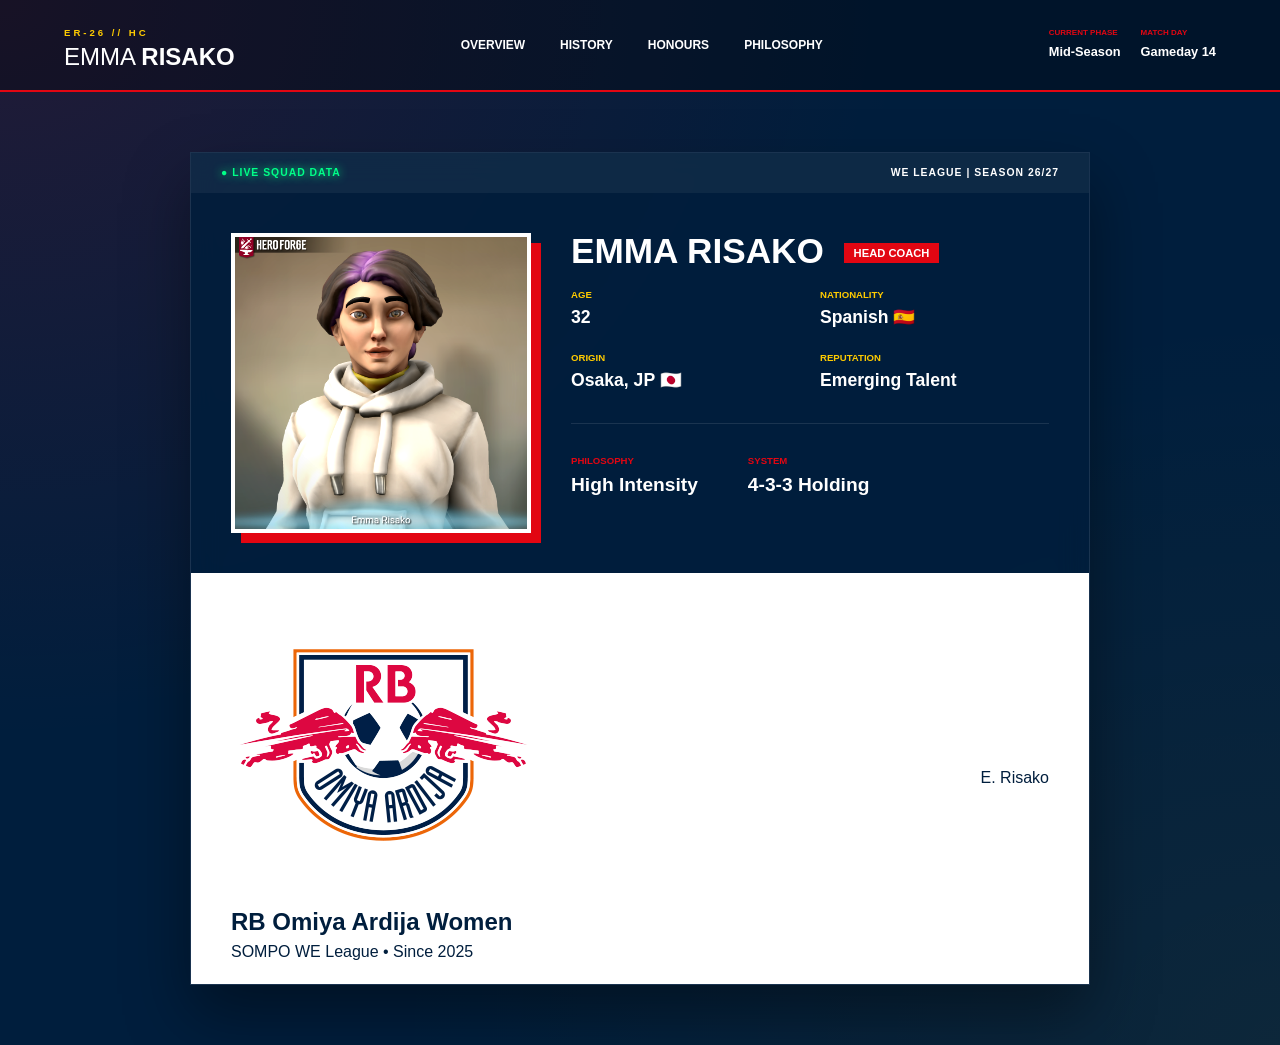
<file: index.html>
<!DOCTYPE html>
<html lang="en">
<head>
    <meta charset="UTF-8">
    <meta name="viewport" content="width=device-width, initial-scale=1.0">
    <title>Document</title>
    <link rel="stylesheet" href="style.css">
     <link rel="stylesheet" href="https://cdnjs.cloudflare.com/ajax/libs/font-awesome/6.5.0/css/all.min.css">
</head>
<body>
<header class="site-header">
    <div class="header-inner">
        <div class="header-branding">
            <span class="system-id">ER-26 // HC</span>
            <h1 class="page-title">Emma <span class="surname">Risako</span></h1>
        </div>

       <nav class="main-nav">
    <a href="index.html" class="nav-item">Overview</a>
    <a href="career-by-year.html" class="nav-item">History</a>
    <a href="trophies.html" class="nav-item">Honours</a>
    <a href="philosophy.html" class="nav-item">Philosophy</a> 
</nav>

        <div class="header-status">
            <div class="status-box">
                <span class="label">CURRENT PHASE</span>
                <span class="value">Mid-Season</span>
            </div>
            <div class="status-box">
                <span class="label">MATCH DAY</span>
                <span class="value">Gameday 14</span>
            </div>
        </div>
    </div>
</header>

<section class="homepage-container">
    <div class="pitch-overlay"></div>

    <div class="manager-card">
        <header class="card-header">
            <div class="status-indicator"><a href="RBOmiyaArdija25-26.html">● LIVE SQUAD DATA</a></div>
            <div class="timestamp">WE LEAGUE | SEASON 26/27</div>
        </header>

        <div class="main-layout">
            <div class="photo-container">
                <img src="images/Emma Risako screenshot.png" alt="Emma Risako" class="manager-photo">
                <div class="photo-glitch"></div>
            </div>

            <div class="manager-identity">
                <h1 class="manager-name">Emma Risako <span class="role-tag">HEAD COACH</span></h1>
                
                <div class="bio-grid">
                    <div class="bio-item"><label>AGE</label> <span>32</span></div>
                    <div class="bio-item"><label>NATIONALITY</label> <span>Spanish 🇪🇸</span></div>
                    <div class="bio-item"><label>ORIGIN</label> <span>Osaka, JP 🇯🇵</span></div>
                    <div class="bio-item"><label>REPUTATION</label> <span>Emerging Talent</span></div>
                </div>

                <hr class="divider">

                <div class="tactical-specs">
                    <div class="spec">
                        <span class="spec-label">PHILOSOPHY</span>
                        <span class="spec-value">High Intensity</span>
                    </div>
                    <div class="spec">
                        <span class="spec-label">SYSTEM</span>
                        <span class="spec-value">4-3-3 Holding</span>
                    </div>
                </div>
            </div>
        </div>

        <footer class="current-club">
            <div class="club-branding">
                <img src="images/03_ardija.png" alt="RB Omiya Logo" class="club-logo">
                <div class="club-details">
                    <h2 class="club-title">RB Omiya Ardija Women</h2>
                    <p class="league-info">SOMPO WE League • <span class="tenure">Since 2025</span></p>
                </div>
            </div>
            <div class="manager-signature">E. Risako</div>
        </footer>
    </div>
</section>

</body>
</html>
</file>
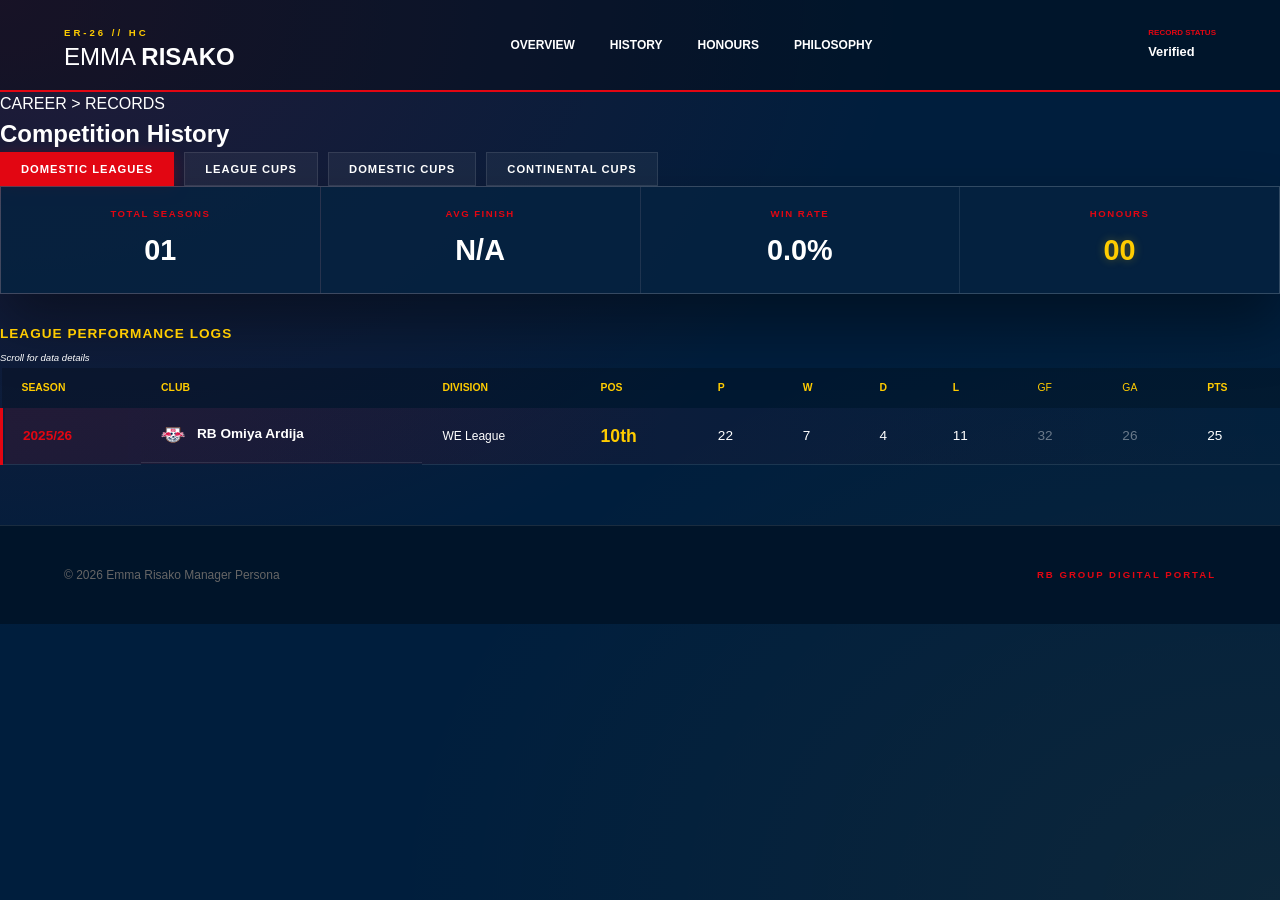
<file: career-by-competition.html>
<!DOCTYPE html>
<html lang="en">
<head>
    <meta charset="UTF-8">
    <meta name="viewport" content="width=device-width, initial-scale=1.0">
    <title>Competition History | Emma Risako</title>
    <link rel="stylesheet" href="style.css">
</head>
<body class="history-page">

    <header class="site-header">
        <div class="header-inner">
            <div class="header-branding">
                <span class="system-id">ER-26 // HC</span>
                <h1 class="page-title">Emma <span class="surname">Risako</span></h1>
            </div>

           <nav class="main-nav">
    <a href="index.html" class="nav-item">Overview</a>
    <a href="career-by-year.html" class="nav-item">History</a>
    <a href="trophies.html" class="nav-item">Honours</a>
    <a href="philosophy.html" class="nav-item">Philosophy</a> 
</nav>

            <div class="header-status">
                <div class="status-box">
                    <span class="label">RECORD STATUS</span>
                    <span class="value">Verified</span>
                </div>
            </div>
        </div>
    </header>

    <main class="history-container">
        <header class="page-context">
            <div class="context-title">
                <span class="breadcrumb">CAREER > RECORDS</span>
                <h2 class="section-title">Competition History</h2>
            </div>
            
            <nav class="competition-nav">
                <button class="comp-button active">Domestic Leagues</button>
                <button class="comp-button"><a href="leaguecups.html">League Cups</a></button>
                <button class="comp-button"><a href="womenscup.html">Domestic Cups</a></button>
                <button class="comp-button"><a href="continentalcups.html">Continental Cups</a></button>
            </nav>
        </header>

        <section class="stat-ribbon">
            <div class="ribbon-item">
                <label>TOTAL SEASONS</label>
                <span>01</span>
            </div>
            <div class="ribbon-item">
                <label>AVG FINISH</label>
                <span>N/A</span>
            </div>
            <div class="ribbon-item">
                <label>WIN RATE</label>
                <span>0.0%</span>
            </div>
            <div class="ribbon-item">
                <label>HONOURS</label>
                <span class="accent-text">00</span>
            </div>
        </section>

        <section class="table-card">
            <div class="table-header-alt">
                <h3>League Performance Logs</h3>
                <div class="table-controls">
                    <span class="table-hint">Scroll for data details</span>
                </div>
            </div>

            <div class="table-wrapper">
                <table class="manager-table" id="comp-history-table">
                    <thead>
                        <tr>
                            <th class="sticky-col">Season</th>
                            <th>Club</th>
                            <th>Division</th>
                            <th>Pos</th>
                            <th>P</th>
                            <th>W</th>
                            <th>D</th>
                            <th>L</th>
                            <th class="data-heavy">GF</th>
                            <th class="data-heavy">GA</th>
                            <th class="pts-column">Pts</th>
                        </tr>
                    </thead>
                    <tbody>
                        <tr class="current-row">
                            <td class="sticky-col year-cell">2025/26</td>
                            <td class="club-cell">
                                <img src="images/03_ardija.png" class="club-icon-small" alt="Omiya">
                                <span class="club-name">RB Omiya Ardija</span>
                            </td>
                            <td class="division-cell">WE League</td>
                            <td class="rank-cell">10th</td>
                            <td>22</td>
                            <td>7</td>
                            <td>4</td>
                            <td>11</td>
                            <td class="data-heavy">32</td>
                            <td class="data-heavy">26</td>
                            <td class="pts-total">25</td>
                        </tr>
                        </tbody>
                </table>
            </div>
        </section>
    </main>

    <footer class="site-footer">
        <div class="footer-content">
            <p>&copy; 2026 Emma Risako Manager Persona</p>
            <div class="footer-tag">RB GROUP DIGITAL PORTAL</div>
        </div>
    </footer>

</body>
</html>
</file>
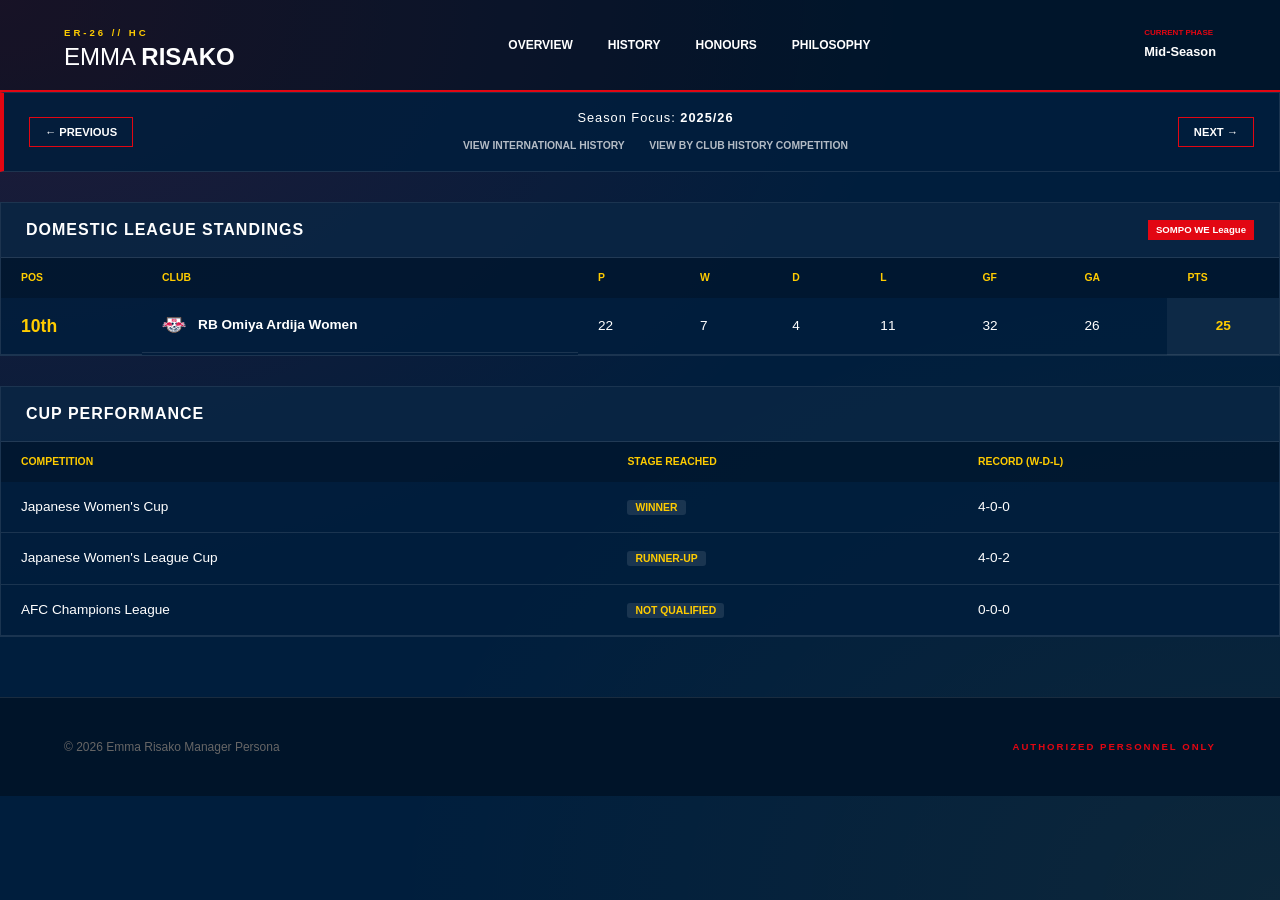
<file: career-by-year.html>
<!DOCTYPE html>
<html lang="en">
<head>
    <meta charset="UTF-8">
    <meta name="viewport" content="width=device-width, initial-scale=1.0">
    <title>Career by Year | Emma Risako</title>
    <link rel="stylesheet" href="style.css">
</head>
<body class="history-page">

    <header class="site-header">
        <div class="header-inner">
            <div class="header-branding">
                <span class="system-id">ER-26 // HC</span>
                <h1 class="page-title">Emma <span class="surname">Risako</span></h1>
            </div>

            <nav class="main-nav">
    <a href="index.html" class="nav-item">Overview</a>
    <a href="career-by-year.html" class="nav-item">History</a>
    <a href="trophies.html" class="nav-item">Honours</a>
    <a href="philosophy.html" class="nav-item">Philosophy</a> 
</nav>

            <div class="header-status">
                <div class="status-box">
                    <span class="label">CURRENT PHASE</span>
                    <span class="value">Mid-Season</span>
                </div>
            </div>
        </div>
    </header>

    <main class="history-container">
        
        <nav class="season-navigation">
            <div class="nav-controls">
                <button class="nav-btn prev">← Previous</button>
                
                <div class="view-selector">
                    <span class="current-view">Season Focus: <strong>2025/26</strong></span>
                    <div class="view-dropdown">
                        <a href="career-international.html">View International History</a>
                        <a href="career-by-competition.html">View by Club History Competition</a>
                    </div>
                </div>

                <button class="nav-btn next">Next →</button>
            </div>
        </nav>

        <article class="season-focus-card">
            
            <header class="card-header-alt">
                <h2>Domestic League Standings</h2>
                <span class="league-tag">SOMPO WE League</span>
            </header>

            <div class="table-wrapper">
                <table class="manager-table">
                    <thead>
                        <tr>
                            <th>Pos</th>
                            <th>Club</th>
                            <th>P</th>
                            <th>W</th>
                            <th>D</th>
                            <th>L</th>
                            <th>GF</th>
                            <th>GA</th>
                            <th>Pts</th>
                        </tr>
                    </thead>
                    <tbody>
                        <tr>
                            <td class="rank-cell">10th</td>
                            <td class="club-cell">
                                <img src="images/03_ardija.png" alt="RB Omiya Logo" class="club-icon-small">
                                <span><a href="RBOmiyaArdija25-26.html">RB Omiya Ardija Women</a></span>
                            </td>
                            <td>22</td>
                            <td>7</td>
                            <td>4</td>
                            <td>11</td>
                            <td>32</td>
                            <td>26</td>
                            <td class="pts-highlight">25</td>
                        </tr>
                    </tbody>
                </table>
            </div>
        </article>

        <div class="career-grid-secondary">
            <section class="cup-results-card">
                <header class="card-header-alt">
                    <h2>Cup Performance</h2>
                </header>
                
                <table class="manager-table-simple">
                    <thead>
                        <tr>
                            <th>Competition</th>
                            <th>Stage Reached</th>
                            <th>Record (W-D-L)</th>
                        </tr>
                    </thead>
                    <tbody>
                        <tr>
                            <td>Japanese Women's Cup</td>
                            <td><span class="status-pill">Winner</span></td>
                            <td>4-0-0</td>
                        </tr>
                        <tr>
                            <td>Japanese Women's League Cup</td>
                            <td><span class="status-pill">Runner-Up</span></td>
                            <td>4-0-2</td>
                        </tr>
                        <tr>
                            <td>AFC Champions League</td>
                            <td><span class="status-pill">Not Qualified</span></td>
                            <td>0-0-0</td>
                        </tr>
                    </tbody>
                </table>
            </section>
        </div>

    </main>

    <footer class="site-footer">
        <div class="footer-content">
            <p>&copy; 2026 Emma Risako Manager Persona</p>
            <div class="footer-tag">AUTHORIZED PERSONNEL ONLY</div>
        </div>
    </footer>

</body>
</html>
</file>
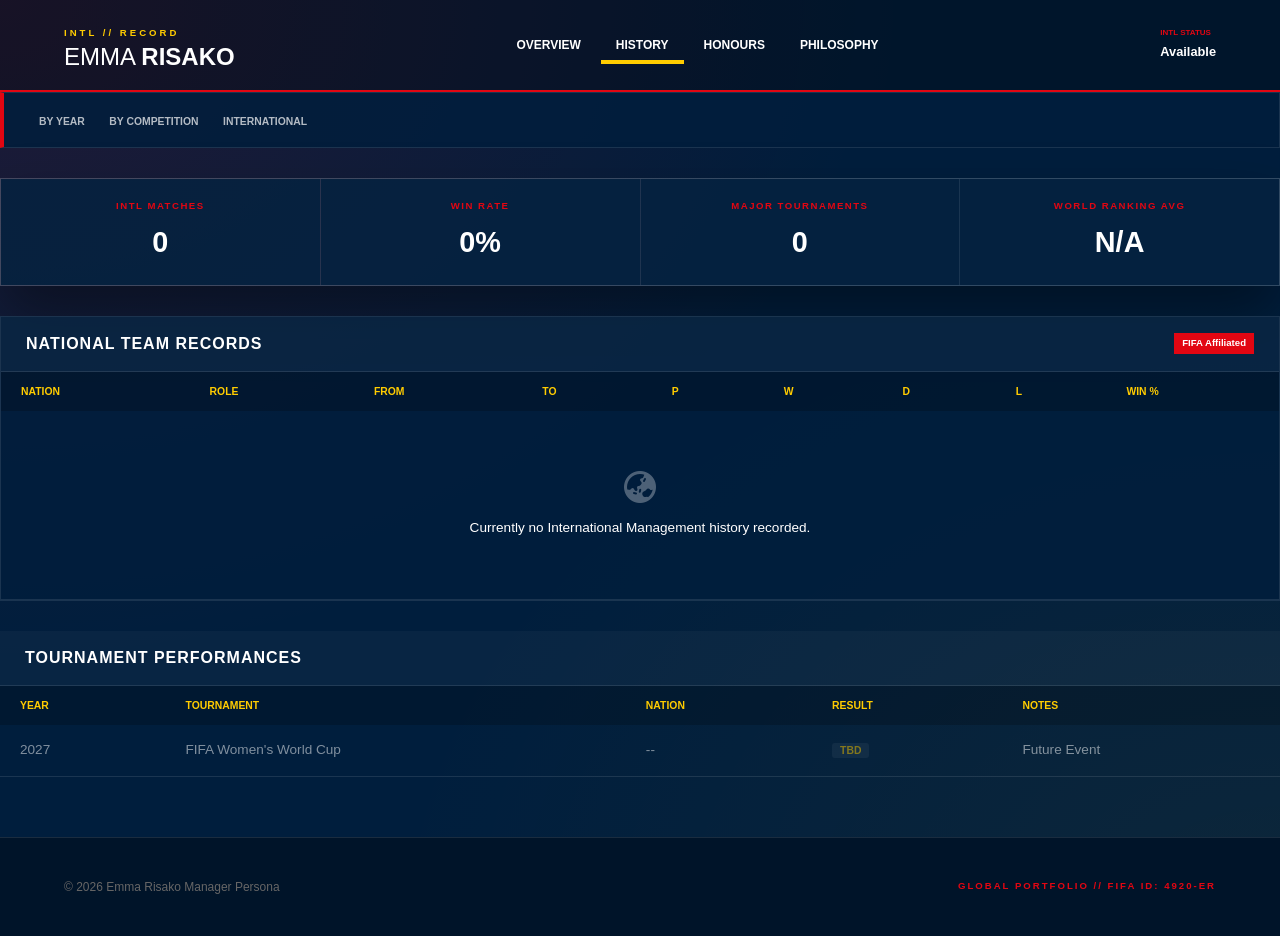
<file: career-international.html>
<!DOCTYPE html>
<html lang="en">
<head>
    <meta charset="UTF-8">
    <meta name="viewport" content="width=device-width, initial-scale=1.0">
    <title>International History | Emma Risako</title>
    <link rel="stylesheet" href="style.css">
    <link rel="stylesheet" href="https://cdnjs.cloudflare.com/ajax/libs/font-awesome/6.5.0/css/all.min.css">
</head>
<body class="history-page">

    <header class="site-header">
        <div class="header-inner">
            <div class="header-branding">
                <span class="system-id">INTL // RECORD</span>
                <h1 class="page-title">Emma <span class="surname">Risako</span></h1>
            </div>

            <nav class="main-nav">
                <a href="index.html" class="nav-item">Overview</a>
                <a href="career-by-year.html" class="nav-item active">History</a>
                <a href="trophies.html" class="nav-item">Honours</a>
                <a href="philosophy.html" class="nav-item">Philosophy</a>
            </nav>

            <div class="header-status">
                <div class="status-box">
                    <span class="label">INTL STATUS</span>
                    <span class="value">Available</span>
                </div>
            </div>
        </div>
    </header>

    <main class="history-container">
        
        <nav class="season-navigation">
            <div class="nav-controls">
                <div class="view-selector">
                    <div class="view-dropdown">
                        <a href="career-by-year.html">By Year</a>
                        <a href="career-by-competition.html">By Competition</a>
                        <a href="career-international.html" style="color: var(--rb-yellow); border-bottom: 1px solid var(--rb-yellow);">International</a>
                    </div>
                </div>
            </div>
        </nav>

        <section class="stat-ribbon">
            <div class="ribbon-item">
                <label>INTL MATCHES</label>
                <span>0</span>
            </div>
            <div class="ribbon-item">
                <label>WIN RATE</label>
                <span>0%</span>
            </div>
            <div class="ribbon-item">
                <label>MAJOR TOURNAMENTS</label>
                <span>0</span>
            </div>
            <div class="ribbon-item">
                <label>WORLD RANKING AVG</label>
                <span>N/A</span>
            </div>
        </section>

        <article class="season-focus-card">
            <header class="card-header-alt">
                <h2>National Team Records</h2>
                <span class="league-tag">FIFA Affiliated</span>
            </header>

            <div class="table-wrapper">
                <table class="manager-table">
                    <thead>
                        <tr>
                            <th>Nation</th>
                            <th>Role</th>
                            <th>From</th>
                            <th>To</th>
                            <th>P</th>
                            <th>W</th>
                            <th>D</th>
                            <th>L</th>
                            <th>Win %</th>
                        </tr>
                    </thead>
                    <tbody>
                        <tr>
                            <td colspan="9" style="text-align: center; padding: 60px; color: var(--text-muted);">
                                <i class="fas fa-globe-asia" style="font-size: 2rem; margin-bottom: 15px; display: block; opacity: 0.3;"></i>
                                Currently no International Management history recorded.
                            </td>
                        </tr>
                    </tbody>
                </table>
            </div>
        </article>

        <section class="table-card">
            <div class="card-header-alt">
                <h2>Tournament Performances</h2>
            </div>
            <div class="table-wrapper">
                <table class="manager-table-simple">
                    <thead>
                        <tr>
                            <th>Year</th>
                            <th>Tournament</th>
                            <th>Nation</th>
                            <th>Result</th>
                            <th>Notes</th>
                        </tr>
                    </thead>
                    <tbody>
                        <tr style="opacity: 0.5;">
                            <td>2027</td>
                            <td>FIFA Women's World Cup</td>
                            <td>--</td>
                            <td><span class="status-pill">TBD</span></td>
                            <td>Future Event</td>
                        </tr>
                    </tbody>
                </table>
            </div>
        </section>

    </main>

    <footer class="site-footer">
        <div class="footer-content">
            <p>&copy; 2026 Emma Risako Manager Persona</p>
            <div class="footer-tag">GLOBAL PORTFOLIO // FIFA ID: 4920-ER</div>
        </div>
    </footer>

</body>
</html>
</file>
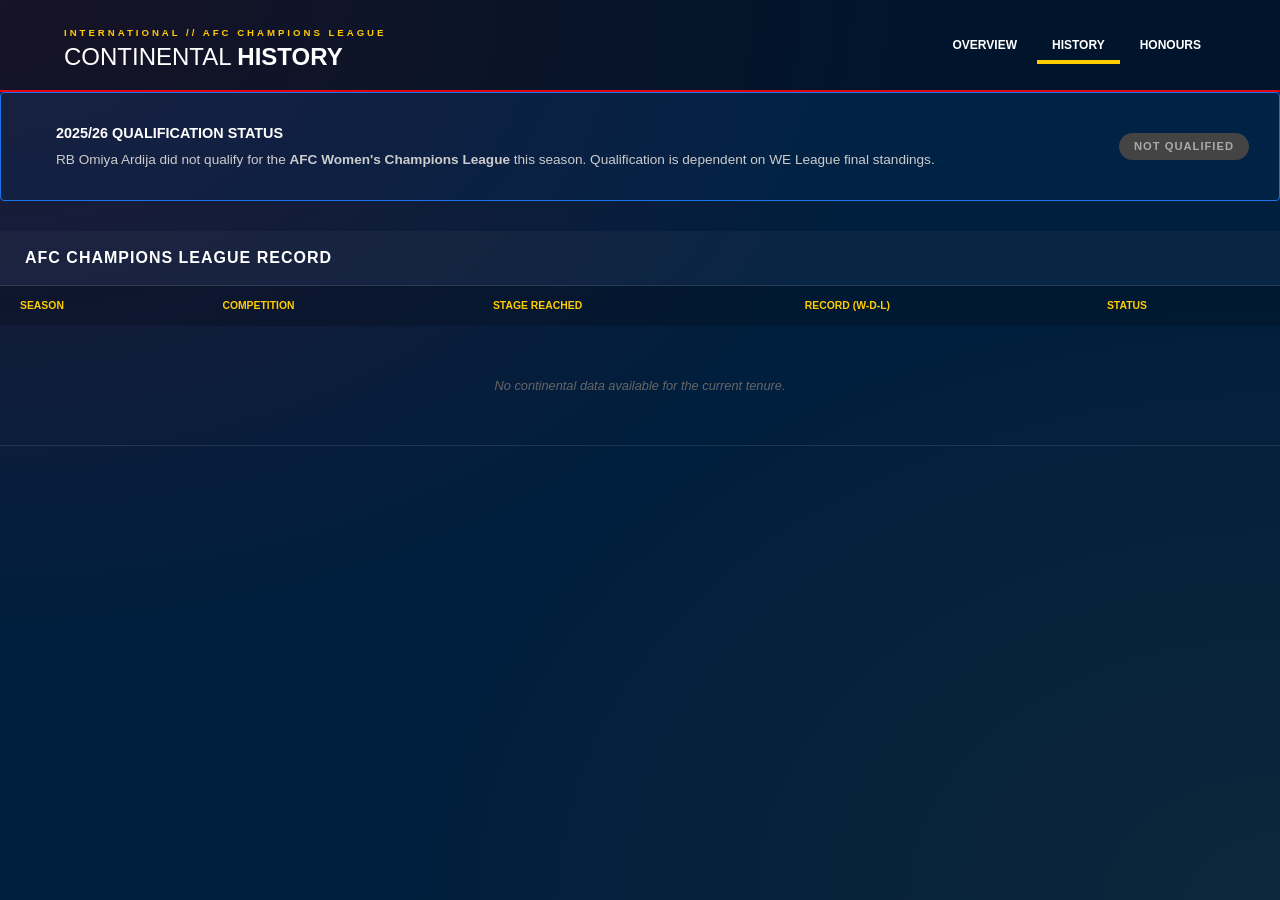
<file: continentalcups.html>
<!DOCTYPE html>
<html lang="en">
<head>
    <meta charset="UTF-8">
    <meta name="viewport" content="width=device-width, initial-scale=1.0">
    <title>Continental History | Emma Risako</title>
    <link rel="stylesheet" href="style.css">
</head>
<body class="history-page continental">

    <header class="site-header">
        <div class="header-inner">
            <div class="header-branding">
                <span class="system-id">INTERNATIONAL // AFC CHAMPIONS LEAGUE</span>
                <h1 class="page-title">Continental <span class="surname">History</span></h1>
            </div>
            <nav class="main-nav">
                <a href="index.html" class="nav-item">Overview</a>
                <a href="career-by-year.html" class="nav-item active">History</a>
                <a href="trophies.html" class="nav-item">Honours</a>
            </nav>
        </div>
    </header>

    <main class="history-container">
        
        <section class="status-banner info-card">
            <div class="status-content">
                <div class="status-icon">
                    <i class="fas fa-globe-asia"></i>
                </div>
                <div class="status-text">
                    <h3>2025/26 Qualification Status</h3>
                    <p>RB Omiya Ardija did not qualify for the <strong>AFC Women's Champions League</strong> this season. Qualification is dependent on WE League final standings.</p>
                </div>
                <div class="status-badge">NOT QUALIFIED</div>
            </div>
        </section>

        <section class="table-card">
            <div class="card-header-alt">
                <h2>AFC Champions League Record</h2>
            </div>
            <div class="table-wrapper">
                <table class="manager-table">
                    <thead>
                        <tr>
                            <th>Season</th>
                            <th>Competition</th>
                            <th>Stage Reached</th>
                            <th>Record (W-D-L)</th>
                            <th>Status</th>
                        </tr>
                    </thead>
                    <tbody>
                        <tr class="empty-row">
                            <td colspan="5">No continental data available for the current tenure.</td>
                        </tr>
                    </tbody>
                </table>
            </div>
        </section>

    </main>
</body>
</html>
</file>
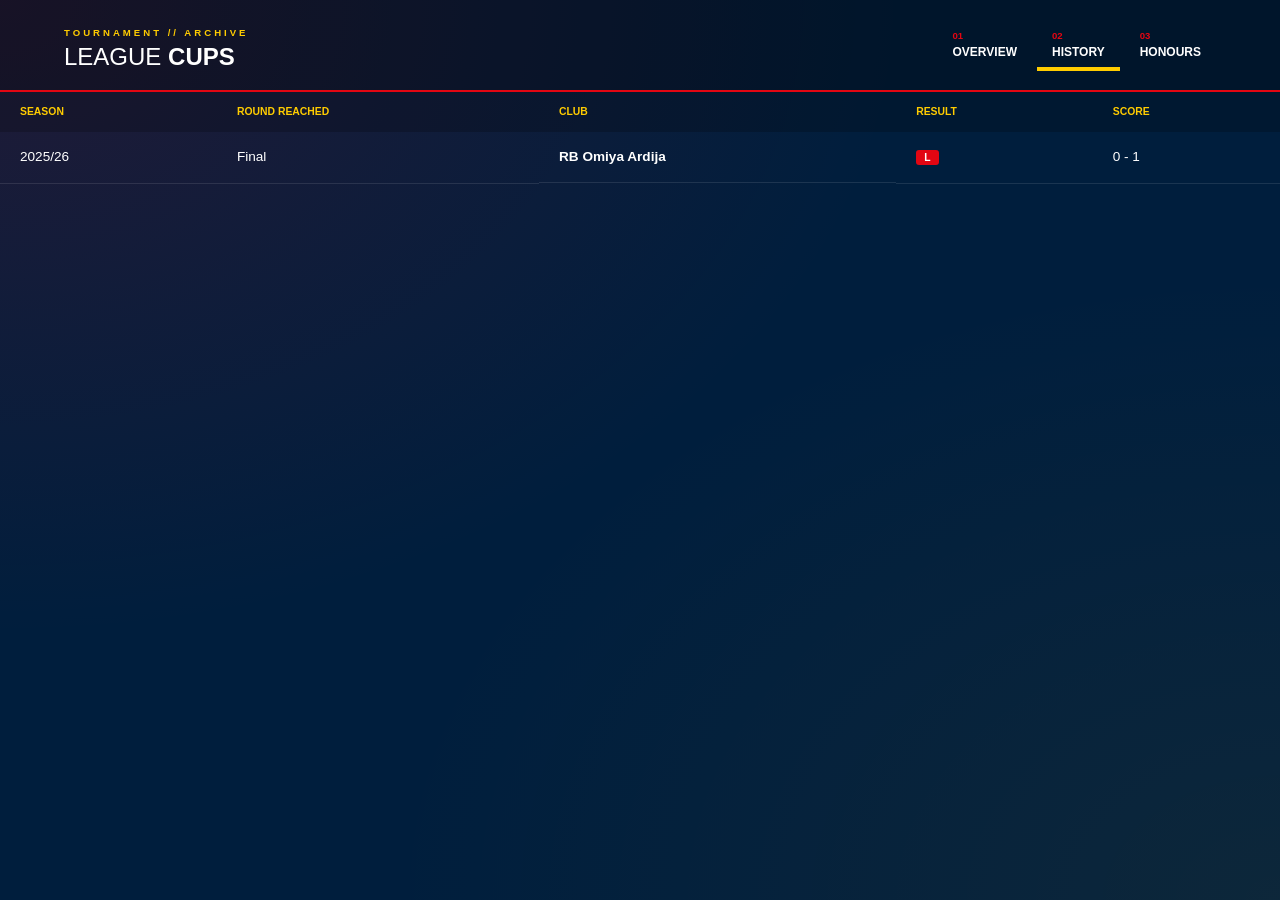
<file: leaguecups.html>
<!DOCTYPE html>
<html lang="en">
<head>
    <meta charset="UTF-8">
    <meta name="viewport" content="width=device-width, initial-scale=1.0">
    <title>Cup History | Emma Risako</title>
    <link rel="stylesheet" href="style.css">
    <link rel="stylesheet" href="https://cdnjs.cloudflare.com/ajax/libs/font-awesome/6.5.0/css/all.min.css">
</head>
<body class="history-page">

    <header class="site-header">
        <div class="header-inner">
            <div class="header-branding">
                <span class="system-id">TOURNAMENT // ARCHIVE</span>
                <h1 class="page-title">League <span class="surname">Cups</span></h1>
            </div>
            <nav class="main-nav">
                <a href="index.html" class="nav-item"><span class="nav-num">01</span>Overview</a>
                <a href="career-by-year.html" class="nav-item active"><span class="nav-num">02</span>History</a>
                <a href="trophies.html" class="nav-item"><span class="nav-num">03</span>Honours</a>
            </nav>
        </div>
    </header>

    <main class="history-container">

        <section class="table-card">
        <div class="table-wrapper">
            <table class="manager-table">
                <thead>
                    <tr>
                        <th>Season</th>
                        <th>Round reached</th>
                        <th>Club</th>
                        <th>Result</th>
                        <th>Score</th>
                    </tr>
                </thead>
                <tbody>
                    <tr class="winner-row">
                        <td>2025/26</td>
                        <td class="bold-cell">Final</td>
                        <td class="club-cell">RB Omiya Ardija</td>
                        <td><span class="status-pill loss">L</span></td>
                        <td class="score-cell">0 - 1</td>
                    </tr>
                </tbody>
            </table>
        </div>
    </section>
    </main>
</body>
</html>
</file>
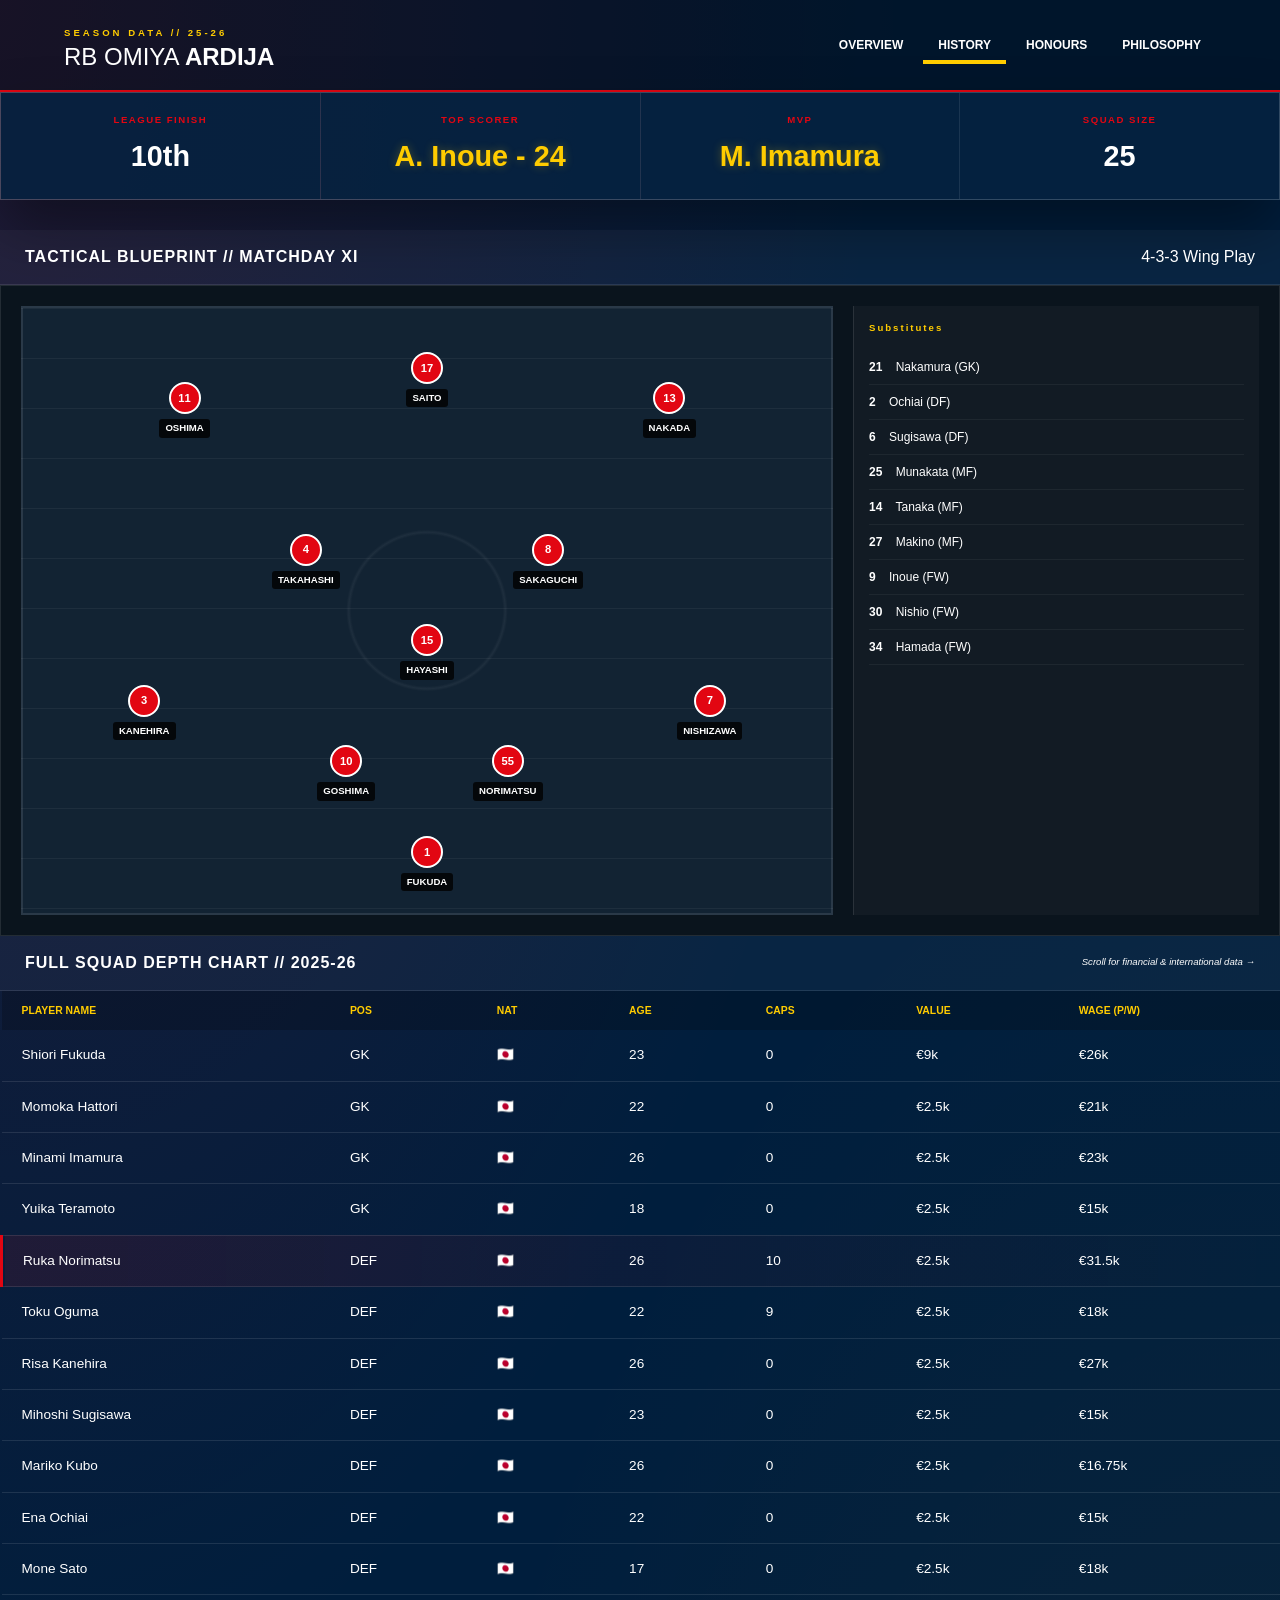
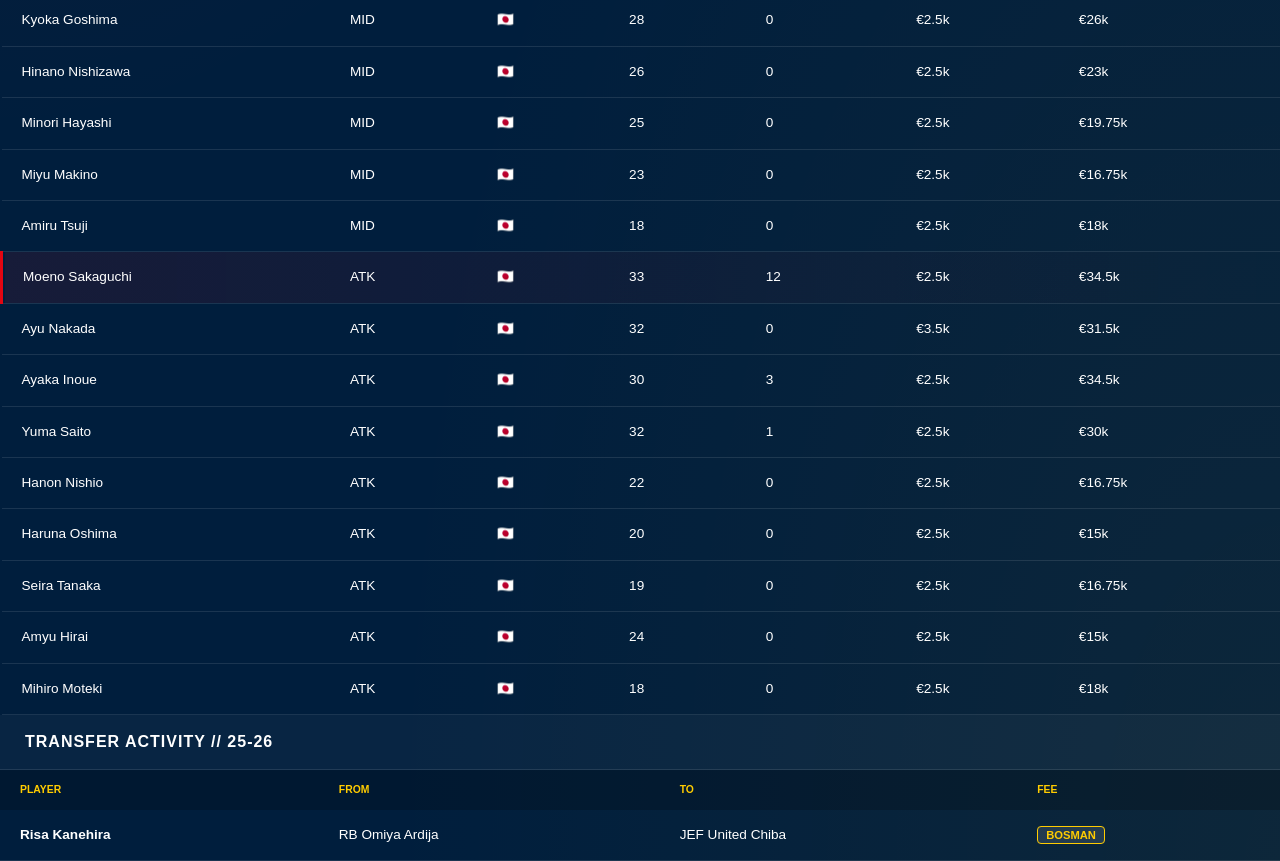
<file: RBOmiyaArdija25-26.html>
<!DOCTYPE html>
<html lang="en">
<head>
    <meta charset="UTF-8">
    <meta name="viewport" content="width=device-width, initial-scale=1.0">
    <title>RB Omiya Ardija 25/26 | Emma Risako</title>
    <link rel="stylesheet" href="style.css">
    <link rel="stylesheet" href="https://cdnjs.cloudflare.com/ajax/libs/font-awesome/6.5.0/css/all.min.css">
</head>
<body class="season-page">

    <header class="site-header">
        <div class="header-inner">
            <div class="header-branding">
                <span class="system-id">SEASON DATA // 25-26</span>
                <h1 class="page-title">RB Omiya <span class="surname">Ardija</span></h1>
            </div>
            <nav class="main-nav">
                <a href="index.html" class="nav-item">Overview</a>
                <a href="career-by-year.html" class="nav-item active">History</a>
                <a href="trophies.html" class="nav-item">Honours</a>
                <a href="philosophy.html" class="nav-item">Philosophy</a>
            </nav>
        </div>
    </header>

    <main class="history-container">
        
        <section class="stat-ribbon">
            <div class="ribbon-item"><label>LEAGUE FINISH</label><span>10th</span></div>
            <div class="ribbon-item"><label>TOP SCORER</label><span class="accent-text">A. Inoue - 24</span></div>
            <div class="ribbon-item"><label>MVP</label><span class="accent-text">M. Imamura</span></div>
            <div class="ribbon-item"><label>SQUAD SIZE</label><span>25</span></div>
        </section>

<section class="table-card chalkboard-container">
    <div class="card-header-alt">
        <h2>Tactical Blueprint // Matchday XI</h2>
        <span class="system-tag">4-3-3 Wing Play</span>
    </div>
    
    <div class="chalkboard-layout">
        <div class="pitch-canvas">
            <div class="player-marker gk" data-name="Fukuda">1</div>
            <div class="player-marker rb" data-name="Nishizawa">7</div>
            <div class="player-marker cb-r" data-name="Norimatsu">55</div>
            <div class="player-marker cb-l" data-name="Goshima">10</div>
            <div class="player-marker lb" data-name="Kanehira">3</div>
            
            <div class="player-marker dm" data-name="Hayashi">15</div>
            <div class="player-marker cm-r" data-name="Sakaguchi">8</div>
            <div class="player-marker cm-l" data-name="Takahashi">4</div>
            
            <div class="player-marker rw" data-name="Nakada">13</div>
            <div class="player-marker lw" data-name="Oshima">11</div>
            <div class="player-marker st" data-name="Saito">17</div>
        </div>

        <div class="bench-list">
            <label>Substitutes</label>
            <ul>
                <li><span>21</span> Nakamura (GK)</li>
                <li><span>2</span> Ochiai (DF)</li>
                <li><span>6</span> Sugisawa (DF)</li>
                <li><span>25</span> Munakata (MF)</li>
                <li><span>14</span> Tanaka (MF)</li>
                <li><span>27</span> Makino (MF)</li>
                <li><span>9</span> Inoue (FW)</li>
                <li><span>30</span> Nishio (FW)</li>
                <li><span>34</span> Hamada (FW)</li>
            </ul>
        </div>
    </div>
</section>

<section class="table-card">
    <div class="card-header-alt">
        <h2>Full Squad Depth Chart // 2025-26</h2>
        <span class="table-hint">Scroll for financial & international data →</span>
    </div>
    <div class="table-wrapper">
        <table class="manager-table">
            <thead>
                <tr>
                    <th>Player Name</th>
                    <th>Pos</th>
                    <th>Nat</th>
                    <th>Age</th>
                    <th>Caps</th>
                    <th>Value</th>
                    <th>Wage (p/w)</th>
                </tr>
            </thead>
            <tbody>
                <tr><td>Shiori Fukuda</td><td>GK</td><td>🇯🇵</td><td>23</td><td>0</td><td>€9k</td><td>€26k</td></tr>
                <tr><td>Momoka Hattori</td><td>GK</td><td>🇯🇵</td><td>22</td><td>0</td><td>€2.5k</td><td>€21k</td></tr>
                <tr><td>Minami Imamura</td><td>GK</td><td>🇯🇵</td><td>26</td><td>0</td><td>€2.5k</td><td>€23k</td></tr>
                <tr><td>Yuika Teramoto</td><td>GK</td><td>🇯🇵</td><td>18</td><td>0</td><td>€2.5k</td><td>€15k</td></tr>

                <tr class="current-row"><td>Ruka Norimatsu</td><td>DEF</td><td>🇯🇵</td><td>26</td><td>10</td><td>€2.5k</td><td>€31.5k</td></tr>
                <tr><td>Toku Oguma</td><td>DEF</td><td>🇯🇵</td><td>22</td><td>9</td><td>€2.5k</td><td>€18k</td></tr>
                <tr><td>Risa Kanehira</td><td>DEF</td><td>🇯🇵</td><td>26</td><td>0</td><td>€2.5k</td><td>€27k</td></tr>
                <tr><td>Mihoshi Sugisawa</td><td>DEF</td><td>🇯🇵</td><td>23</td><td>0</td><td>€2.5k</td><td>€15k</td></tr>
                <tr><td>Mariko Kubo</td><td>DEF</td><td>🇯🇵</td><td>26</td><td>0</td><td>€2.5k</td><td>€16.75k</td></tr>
                <tr><td>Ena Ochiai</td><td>DEF</td><td>🇯🇵</td><td>22</td><td>0</td><td>€2.5k</td><td>€15k</td></tr>
                <tr><td>Mone Sato</td><td>DEF</td><td>🇯🇵</td><td>17</td><td>0</td><td>€2.5k</td><td>€18k</td></tr>

                <tr><td>Kyoka Goshima</td><td>MID</td><td>🇯🇵</td><td>28</td><td>0</td><td>€2.5k</td><td>€26k</td></tr>
                <tr><td>Hinano Nishizawa</td><td>MID</td><td>🇯🇵</td><td>26</td><td>0</td><td>€2.5k</td><td>€23k</td></tr>
                <tr><td>Minori Hayashi</td><td>MID</td><td>🇯🇵</td><td>25</td><td>0</td><td>€2.5k</td><td>€19.75k</td></tr>
                <tr><td>Miyu Makino</td><td>MID</td><td>🇯🇵</td><td>23</td><td>0</td><td>€2.5k</td><td>€16.75k</td></tr>
                <tr><td>Amiru Tsuji</td><td>MID</td><td>🇯🇵</td><td>18</td><td>0</td><td>€2.5k</td><td>€18k</td></tr>

                <tr class="current-row"><td>Moeno Sakaguchi</td><td>ATK</td><td>🇯🇵</td><td>33</td><td>12</td><td>€2.5k</td><td>€34.5k</td></tr>
                <tr><td>Ayu Nakada</td><td>ATK</td><td>🇯🇵</td><td>32</td><td>0</td><td>€3.5k</td><td>€31.5k</td></tr>
                <tr><td>Ayaka Inoue</td><td>ATK</td><td>🇯🇵</td><td>30</td><td>3</td><td>€2.5k</td><td>€34.5k</td></tr>
                <tr><td>Yuma Saito</td><td>ATK</td><td>🇯🇵</td><td>32</td><td>1</td><td>€2.5k</td><td>€30k</td></tr>
                <tr><td>Hanon Nishio</td><td>ATK</td><td>🇯🇵</td><td>22</td><td>0</td><td>€2.5k</td><td>€16.75k</td></tr>
                <tr><td>Haruna Oshima</td><td>ATK</td><td>🇯🇵</td><td>20</td><td>0</td><td>€2.5k</td><td>€15k</td></tr>
                <tr><td>Seira Tanaka</td><td>ATK</td><td>🇯🇵</td><td>19</td><td>0</td><td>€2.5k</td><td>€16.75k</td></tr>
                <tr><td>Amyu Hirai</td><td>ATK</td><td>🇯🇵</td><td>24</td><td>0</td><td>€2.5k</td><td>€15k</td></tr>
                <tr><td>Mihiro Moteki</td><td>ATK</td><td>🇯🇵</td><td>18</td><td>0</td><td>€2.5k</td><td>€18k</td></tr>
            </tbody>
        </table>
    </div>
</section>
<section class="table-card">
    <div class="card-header-alt">
        <h2>Transfer Activity // 25-26</h2>
    </div>
    <div class="table-wrapper">
        <table class="manager-table-simple">
            <thead>
                <tr>
                    <th>Player</th>
                    <th>From</th>
                    <th>To</th>
                    <th>Fee</th>
                </tr>
            </thead>
            <tbody>
                <tr>
                    <td class="player-cell"><strong>Risa Kanehira</strong></td>
                    <td>RB Omiya Ardija</td>
                    <td>JEF United Chiba</td>
                    <td><span class="fee-pill free">Bosman</span></td>
                </tr>
            </tbody>
        </table>
    </div>
</section>

    </main>

    <script>
        // Generate 25 empty rows for the squad table
        const squadBody = document.getElementById('squad-body');
        for (let i = 1; i <= 25; i++) {
            const row = `<tr>
                <td class="club-cell">Player ${i}</td>
                <td>--</td>
                <td>--</td>
                <td>--</td>
                <td>--</td>
                <td>--</td>
                <td>--</td>
            </tr>`;
            squadBody.innerHTML += row;
        }
    </script>
</body>
</html>
</file>
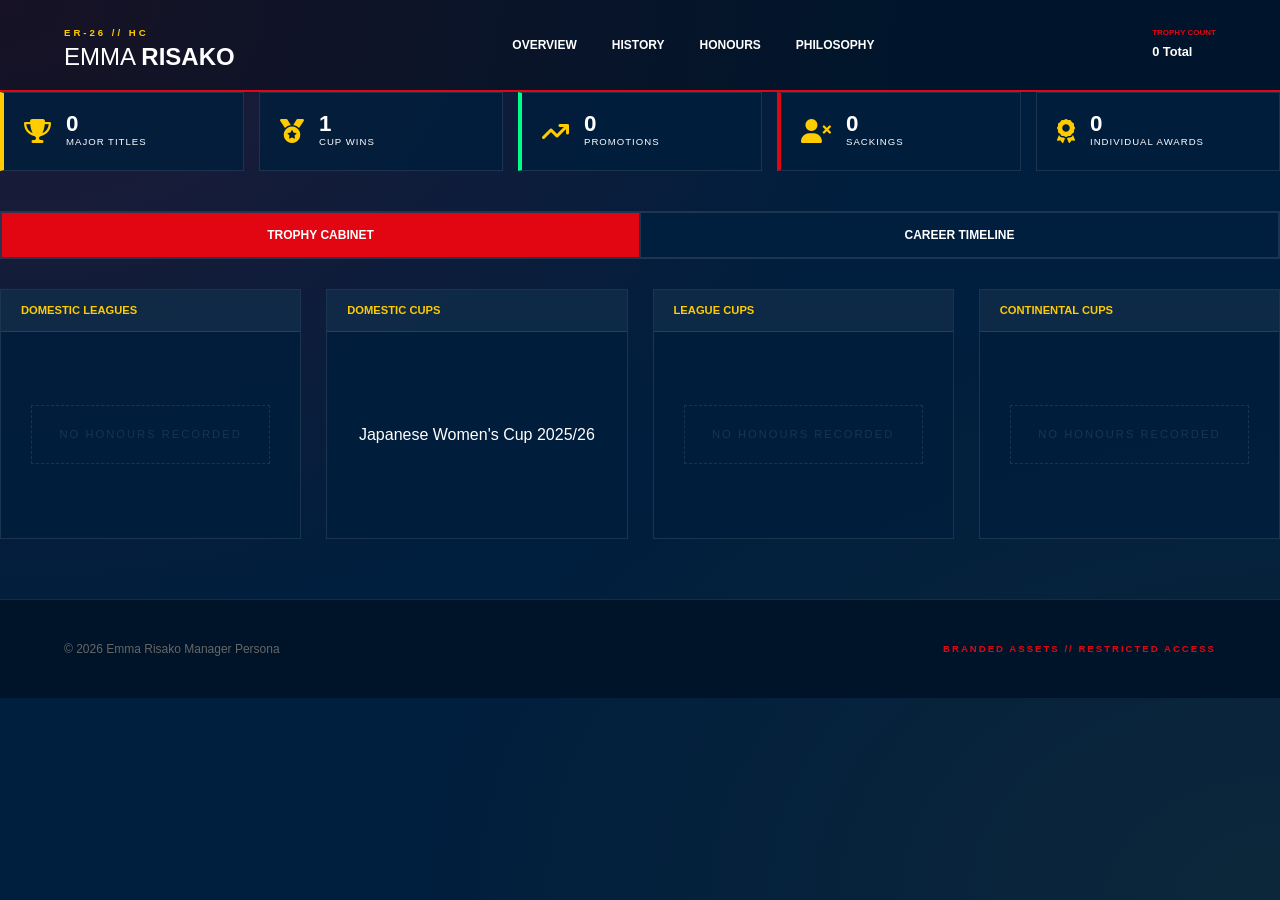
<file: trophies.html>
<!DOCTYPE html>
<html lang="en">
<head>
    <meta charset="UTF-8">
    <meta name="viewport" content="width=device-width, initial-scale=1.0">
    <title>Honours & Milestones | Emma Risako</title>
    <link rel="stylesheet" href="style.css">
    <link rel="stylesheet" href="https://cdnjs.cloudflare.com/ajax/libs/font-awesome/6.5.0/css/all.min.css">
</head>
<body class="honours-page">



<header class="site-header">

<div class="header-inner">

<div class="header-branding">

<span class="system-id">ER-26 // HC</span>

<h1 class="page-title">Emma <span class="surname">Risako</span></h1>

</div>



<nav class="main-nav">

<a href="index.html" class="nav-item">Overview</a>

<a href="career-by-year.html" class="nav-item">History</a>

<a href="trophies.html" class="nav-item">Honours</a>

<a href="philosophy.html" class="nav-item">Philosophy</a>

</nav>



<div class="header-status">

<div class="status-box">

<span class="label">TROPHY COUNT</span>

<span class="value">0 Total</span>

</div>

</div>

</div>

</header>



<main class="history-container">


<section class="career-hud">

<div class="hud-grid">

<div class="hud-item highlight">

<i class="fas fa-trophy"></i>

<div class="hud-data">

<span class="hud-value">0</span>

<span class="hud-label">Major Titles</span>

</div>

</div>

<div class="hud-item">

<i class="fas fa-medal"></i>

<div class="hud-data">

<span class="hud-value">1</span>

<span class="hud-label">Cup Wins</span>

</div>

</div>

<div class="hud-item success">

<i class="fas fa-arrow-trend-up"></i>

<div class="hud-data">

<span class="hud-value">0</span>

<span class="hud-label">Promotions</span>

</div>

</div>

<div class="hud-item danger">

<i class="fas fa-user-xmark"></i>

<div class="hud-data">

<span class="hud-value">0</span>

<span class="hud-label">Sackings</span>

</div>

</div>

<div class="hud-item info">

<i class="fas fa-award"></i>

<div class="hud-data">

<span class="hud-value">0</span>

<span class="hud-label">Individual Awards</span>

</div>

</div>

</div>

</section>



<nav class="section-toggle-nav">

<button onclick="showSection('trophies')" class="toggle-btn active" id="btn-trophies">Trophy Cabinet</button>

<button onclick="showSection('events')" class="toggle-btn" id="btn-events">Career Timeline</button>

</nav>



<section id="trophies" class="cabinet-view">

<div class="cabinet-grid">

<div class="cabinet-slot empty">

<div class="slot-header">Domestic Leagues</div>

<div class="slot-content">

<div class="trophy-placeholder">No Honours Recorded</div>

</div>

</div>



<div class="cabinet-slot achieved">
                    <div class="slot-header">Domestic Cups</div>
                    <div class="slot-content">
                        <div class="trophy-entry">
                            <span class="trophy-name">Japanese Women's Cup</span>
                            <span class="trophy-year">2025/26</span>
                        </div>
                    </div>
                </div>



<div class="cabinet-slot empty">

<div class="slot-header">League Cups</div>

<div class="slot-content">

<div class="trophy-placeholder">No Honours Recorded</div>

</div>

</div>



<div class="cabinet-slot empty">

<div class="slot-header">Continental Cups</div>

<div class="slot-content">

<div class="trophy-placeholder">No Honours Recorded</div>

</div>

</div>

</div>

</section>



<section id="events" class="timeline-view" style="display: none;">

<div class="table-card">

<div class="table-wrapper">

<table class="manager-table">

<thead>

<tr>

<th width="150">Year</th>

<th width="200">Club</th>

<th>Event Detail</th>

</tr>

</thead>

<tbody>

<tr class="current-row">

<td class="year-cell">2025</td>

<td class="club-cell">

<img src="images/03_ardija.png" class="club-icon-small" alt="Club Logo">

<span>RB Omiya Ardija</span>

</td>

<td>Hired as Head Coach (WE League)</td>

</tr>

</tbody>

</table>

</div>

</div>

</section>



</main>



<footer class="site-footer">

<div class="footer-content">

<p>&copy; 2026 Emma Risako Manager Persona</p>

<div class="footer-tag">BRANDED ASSETS // RESTRICTED ACCESS</div>

</div>

</footer>



<script>

function showSection(sectionId) {

// Hide all views

document.getElementById('trophies').style.display = 'none';

document.getElementById('events').style.display = 'none';


// Show selected view

document.getElementById(sectionId).style.display = 'block';



// Handle Button active states

document.querySelectorAll('.toggle-btn').forEach(btn => btn.classList.remove('active'));

document.getElementById('btn-' + sectionId).classList.add('active');

}

</script>

</body>
</html>
</file>
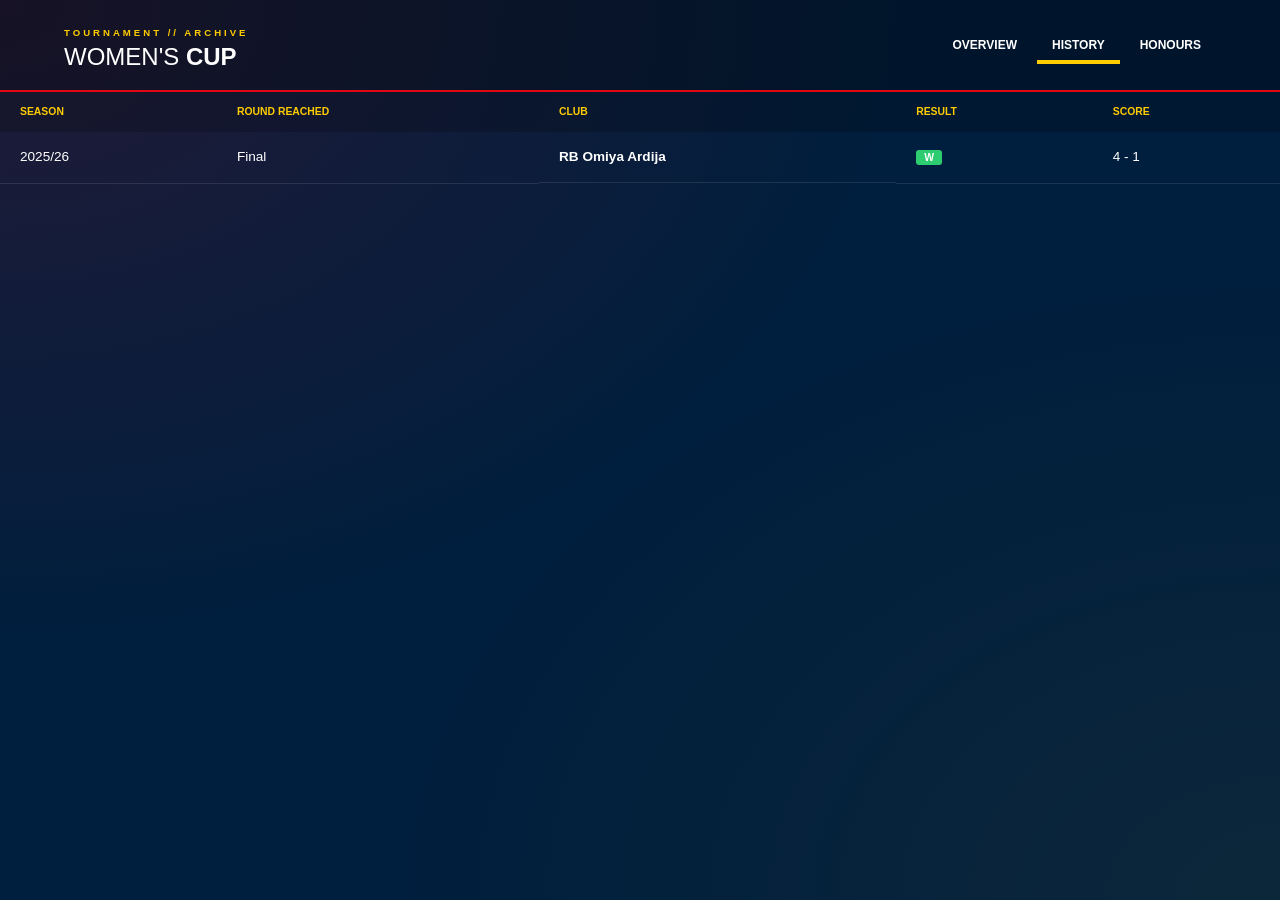
<file: womenscup.html>
<!DOCTYPE html>
<html lang="en">
<head>
    <meta charset="UTF-8">
    <meta name="viewport" content="width=device-width, initial-scale=1.0">
    <title>Women's Cup | Emma Risako Archive</title>
    <link rel="stylesheet" href="style.css">
</head>
<body class="tournament-page">

    <header class="site-header">
        <div class="header-inner">
            <div class="header-branding">
                <span class="system-id">TOURNAMENT // ARCHIVE</span>
                <h1 class="page-title">Women's <span class="surname">Cup</span></h1>
            </div>
            <nav class="main-nav">
                <a href="index.html" class="nav-item">Overview</a>
                <a href="career-by-year.html" class="nav-item active">History</a>
                <a href="trophies.html" class="nav-item">Honours</a>
            </nav>
        </div>
    </header>

<main class="history-container">

    <section class="table-card">
        <div class="table-wrapper">
            <table class="manager-table">
                <thead>
                    <tr>
                        <th>Season</th>
                        <th>Round reached</th>
                        <th>Club</th>
                        <th>Result</th>
                        <th>Score</th>
                    </tr>
                </thead>
                <tbody>
                    <tr class="winner-row">
                        <td>2025/26</td>
                        <td class="bold-cell">Final</td>
                        <td class="club-cell">RB Omiya Ardija</td>
                        <td><span class="status-pill win">W</span></td>
                        <td class="score-cell">4 - 1</td>
                    </tr>
                </tbody>
            </table>
        </div>
    </section>

</main>
</body>
</html>
</file>
<file: style.css>
/* =========================================
   CLUB BRANDING (Edit these for new clubs)
   ========================================= */
:root {
    /* Main Palette */
    --primary-color: #001e3d;    /* RB Navy */
    --accent-main: #e20612;      /* RB Red */
    --accent-alt: #ffcc00;       /* RB Yellow */
    --text-on-dark: #ffffff;
    --text-on-light: #001e3d;
    --body-bg: #001e3d;
    
    /* UI Elements */
    --glass-effect: rgba(0, 30, 61, 0.85);
    --border-color: rgba(255, 255, 255, 0.1);
    --card-shadow: 0 30px 60px rgba(0,0,0,0.4);
}

/* =========================================
   BASE MODULE
   ========================================= */
* { box-sizing: border-box; margin: 0; padding: 0; }

body {
    background-color: var(--body-bg);
    background-image: 
        radial-gradient(at 0% 0%, rgba(226, 6, 18, 0.15) 0px, transparent 50%),
        radial-gradient(at 100% 100%, rgba(255, 204, 0, 0.05) 0px, transparent 50%);
    color: var(--text-on-dark);
    font-family: 'Inter', -apple-system, sans-serif;
    line-height: 1.5;
    min-height: 100vh;
}

/* =========================================
   HEADER MODULE (Shared across all pages)
   ========================================= */
.site-header {
    background: rgba(0, 0, 0, 0.3);
    border-bottom: 2px solid var(--accent-main);
    padding: 0 5%;
    width: 100%;
}

.header-inner {
    max-width: 1400px;
    margin: 0 auto;
    display: flex;
    justify-content: space-between;
    align-items: center;
    min-height: 90px; /* Changed height to min-height to allow growth */
    flex-wrap: wrap;  /* This is the key fix for small tabs */
    padding: 10px 0;
}

.system-id { font-size: 0.6rem; color: var(--accent-alt); letter-spacing: 3px; font-weight: 900; }
.page-title { font-size: 1.5rem; text-transform: uppercase; font-weight: 300; line-height: 1.2; }
.page-title .surname { font-weight: 900; }

.main-nav { 
    display: flex; 
    gap: 5px; 
    height: 100%; 
    flex-wrap: nowrap; /* Keep links on one line */
}

.nav-item {
    text-decoration: none;
    color: #ccc;
    display: flex;
    flex-direction: column;
    justify-content: center;
    padding: 10px 15px; /* Slightly reduced horizontal padding */
    font-size: 0.75rem;
    font-weight: 700;
    text-transform: uppercase;
    transition: 0.3s;
    white-space: nowrap; /* Prevents text from breaking into two lines */
}

.nav-item.active { box-shadow: inset 0 -4px 0 var(--accent-alt); color: #fff; }
.nav-num { font-size: 0.6rem; color: var(--accent-main); }

.header-status { display: flex; gap: 20px; }
.status-box .label { font-size: 0.5rem; color: var(--accent-main); font-weight: 900; display: block; }
.status-box .value { font-size: 0.8rem; font-weight: 700; }

/* =========================================
   RESPONSIVE BREAKPOINT (Mobile & Small Tabs)
   ========================================= */
@media (max-width: 900px) {
    .header-inner {
        flex-direction: column; /* Stacks Title and Nav vertically */
        justify-content: center;
        gap: 15px;
        padding: 20px 0;
    }

    .header-branding {
        text-align: center;
    }

    .main-nav {
        width: 100%;
        justify-content: center;
        overflow-x: auto; /* Adds a swipe-scroll if buttons are too wide */
        padding-bottom: 5px;
    }

    .nav-item {
        padding: 10px 10px;
        font-size: 0.7rem; /* Slightly smaller text for mobile */
    }

    /* Optional: Hide status box on very small screens to save space */
    .header-status {
        display: none; 
    }
}

/* =========================================
   HOMEPAGE MODULE (Updated Fixes)
   ========================================= */
.homepage-container {
    padding: 60px 20px;
    display: flex;
    justify-content: center;
    position: relative;
    /* Center everything vertically in the container */
    align-items: center; 
}

.pitch-overlay {
    position: fixed;
    top: 0; left: 0; width: 100%; height: 100%;
    /* Subtle carbon fiber texture background */
    background-image: url('https://www.transparenttextures.com/patterns/carbon-fibre.png');
    opacity: 0.1;
    z-index: -1;
}

.manager-card {
    background: var(--glass-effect);
    width: 100%;
    /* Keep the card at a readable width */
    max-width: 900px;
    border: 1px solid var(--border-color);
    backdrop-filter: blur(15px);
    box-shadow: var(--card-shadow);
    /* Prevents potential layout shifts */
    overflow: hidden; 
}

.card-header {
    background: rgba(255,255,255,0.05);
    padding: 12px 30px;
    display: flex;
    justify-content: space-between;
    font-size: 0.65rem;
    font-weight: 800;
    letter-spacing: 1px;
    /* Ensure header remains above other content */
    z-index: 10; 
}

.status-indicator { color: #00ff88; text-shadow: 0 0 10px #00ff88; }

.main-layout {
    display: grid;
    /* Fixes image width and leaves space for text */
    grid-template-columns: 300px 1fr;
    gap: 40px;
    padding: 40px;
}

.photo-container {
    border: 4px solid #fff;
    box-shadow: 10px 10px 0 var(--accent-main);
    /* Ensures photo doesn't stretch disproportionately */
    display: flex; 
    align-items: center;
    justify-content: center;
    height: fit-content;
}

.manager-photo {
    width: 100%;
    height: auto;
    /* Prevents horizontal stretching */
    display: block; 
    filter: contrast(1.1);
    /* Image stays within container bounds */
    object-fit: contain; 
}

.manager-name {
    font-size: 2.2rem;
    font-weight: 900;
    text-transform: uppercase;
    margin-bottom: 20px;
    line-height: 1;
}

.role-tag {
    font-size: 0.7rem;
    background: var(--accent-main);
    padding: 4px 10px;
    margin-left: 10px;
    vertical-align: middle;
}

.bio-grid {
    display: grid;
    grid-template-columns: repeat(2, 1fr);
    gap: 20px;
}

.bio-item label { 
    color: var(--accent-alt); 
    font-weight: 900; 
    font-size: 0.6rem; 
    /* Ensures label appears above value */
    display: block; 
    margin-bottom: 2px;
}

.bio-item span { 
    /* Value size increased for clarity */
    font-size: 1.1rem; 
    font-weight: 700; 
    color: #fff;
}

.divider {
    border: 0;
    border-top: 1px solid var(--border-color);
    margin: 30px 0;
}

.tactical-specs {
    display: flex;
    gap: 50px;
}

.spec-label { 
    color: var(--accent-main); 
    font-weight: 900; 
    font-size: 0.6rem; 
    display: block;
    margin-bottom: 2px;
}

.spec-value { 
    /* Spec value size increased for clarity */
    font-size: 1.2rem; 
    font-weight: 800; 
    color: #fff;
}

.current-club {
    background: #fff; /* Club branding often looks best on white */
    color: var(--text-on-light);
    padding: 20px 40px;
    display: flex;
    justify-content: space-between;
    align-items: center;
}

//* =========================================
   HISTORY PAGE MODULE (By Year)
   ========================================= */

.history-container {
    max-width: 1200px;
    margin: 40px auto;
    padding: 0 20px;
}

/* Season Navigation Bar */
.season-navigation {
    margin-bottom: 30px;
}

.nav-controls {
    display: flex;
    justify-content: space-between;
    align-items: center;
    background: var(--glass-effect);
    padding: 15px 25px;
    border: 1px solid var(--border-color);
    border-left: 4px solid var(--accent-main);
}

.nav-btn {
    background: transparent;
    border: 1px solid var(--accent-main);
    color: var(--text-on-dark);
    padding: 8px 15px;
    font-size: 0.7rem;
    font-weight: 800;
    text-transform: uppercase;
    cursor: pointer;
    transition: 0.3s;
}

.nav-btn:hover {
    background: var(--accent-main);
    color: white;
}

.view-selector {
    text-align: center;
}

.current-view {
    display: block;
    font-size: 0.8rem;
    letter-spacing: 1px;
    margin-bottom: 5px;
}

.view-dropdown a {
    font-size: 0.65rem;
    color: var(--accent-alt);
    text-decoration: none;
    margin: 0 10px;
    text-transform: uppercase;
    font-weight: 700;
    opacity: 0.7;
}

.view-dropdown a:hover {
    opacity: 1;
    text-decoration: underline;
}

/* Season Focus Card & Tables */
.season-focus-card, .cup-results-card {
    background: var(--glass-effect);
    border: 1px solid var(--border-color);
    margin-bottom: 30px;
    overflow: hidden;
}

.card-header-alt {
    background: rgba(255, 255, 255, 0.03);
    padding: 15px 25px;
    border-bottom: 1px solid var(--border-color);
    display: flex;
    justify-content: space-between;
    align-items: center;
}

.card-header-alt h2 {
    font-size: 1rem;
    text-transform: uppercase;
    letter-spacing: 1px;
}

.league-tag {
    font-size: 0.6rem;
    background: var(--accent-main);
    padding: 3px 8px;
    font-weight: 900;
}

/* Table Styling */
.table-wrapper {
    overflow-x: auto; /* Scrollable on mobile */
}

.manager-table, .manager-table-simple {
    width: 100%;
    border-collapse: collapse;
    font-size: 0.85rem;
}

.manager-table th, .manager-table-simple th {
    background: rgba(0, 0, 0, 0.2);
    color: var(--accent-alt);
    font-size: 0.65rem;
    text-transform: uppercase;
    padding: 12px 20px;
    text-align: left;
}

.manager-table td, .manager-table-simple td {
    padding: 15px 20px;
    border-bottom: 1px solid var(--border-color);
}

.rank-cell {
    font-weight: 900;
    color: var(--accent-alt);
    font-size: 1.1rem;
}

.club-cell {
    display: flex;
    align-items: center;
    gap: 12px;
    font-weight: 700;
}

.club-icon-small {
    height: 24px;
    width: auto;
    object-fit: contain;
}

.pts-highlight {
    background: rgba(255, 255, 255, 0.05);
    font-weight: 900;
    color: var(--accent-alt);
    text-align: center;
}

/* Status Pills for Cups */
.status-pill {
    background: rgba(255, 255, 255, 0.1);
    padding: 4px 10px;
    border-radius: 2px;
    font-size: 0.7rem;
    font-weight: 800;
    text-transform: uppercase;
    color: var(--accent-alt);
}

/* =========================================
   FOOTER MODULE
   ========================================= */
.site-footer {
    margin-top: 60px;
    padding: 40px 5%;
    border-top: 1px solid var(--border-color);
    background: #001429;
}

.footer-content {
    display: flex;
    justify-content: space-between;
    align-items: center;
    max-width: 1400px;
    margin: 0 auto;
}

.site-footer p {
    font-size: 0.75rem;
    color: #666;
}

.footer-tag {
    font-size: 0.6rem;
    color: var(--accent-main);
    font-weight: 900;
    letter-spacing: 2px;
}
/* =========================================
   UTILITIES & RESPONSIVE
   ========================================= */
@media (max-width: 850px) {
    .main-layout { grid-template-columns: 1fr; }
    .header-status { display: none; }
}

/* =========================================
   COMPETITION HISTORY MODULE
   ========================================= */

/* Stat Ribbon - The Career Summary Bar */
.stat-ribbon {
    display: grid;
    grid-template-columns: repeat(4, 1fr);
    gap: 1px; /* Creates thin dividers */
    background: var(--border-color);
    border: 1px solid var(--border-color);
    margin-bottom: 30px;
    box-shadow: var(--card-shadow);
}

.ribbon-item {
    background: var(--glass-effect);
    padding: 20px;
    text-align: center;
    transition: transform 0.3s ease;
}

.ribbon-item:hover {
    background: rgba(255, 255, 255, 0.05);
}

.ribbon-item label {
    display: block;
    font-size: 0.6rem;
    color: var(--accent-main);
    font-weight: 900;
    letter-spacing: 1.5px;
    margin-bottom: 8px;
    text-transform: uppercase;
}

.ribbon-item span {
    font-size: 1.8rem;
    font-weight: 900;
    color: var(--text-on-dark);
    font-variant-numeric: tabular-nums; /* Keeps numbers aligned */
}

.ribbon-item .accent-text {
    color: var(--accent-alt);
    text-shadow: 0 0 10px rgba(255, 204, 0, 0.3);
}

/* Competition Navigation Tabs */
.competition-nav {
    display: flex;
    gap: 10px;
    flex-wrap: wrap;
}

.comp-button {
    background: rgba(255, 255, 255, 0.05);
    border: 1px solid var(--border-color);
    color: var(--text-muted);
    padding: 10px 20px;
    font-size: 0.7rem;
    font-weight: 700;
    text-transform: uppercase;
    cursor: pointer;
    transition: all 0.3s ease;
    letter-spacing: 1px;
}

.comp-button:hover {
    border-color: var(--accent-alt);
    color: var(--text-on-dark);
}

.comp-button.active {
    background: var(--accent-main);
    color: white;
    border-color: var(--accent-main);
    box-shadow: 0 4px 15px rgba(226, 6, 18, 0.3);
}

/* Table Specific Enhancements */
.table-header-alt h3 {
    font-size: 0.85rem;
    color: var(--accent-alt);
    text-transform: uppercase;
    letter-spacing: 1px;
}

.table-hint {
    font-size: 0.6rem;
    color: var(--text-muted);
    font-style: italic;
}

/* Specific Column Styling for Competition Page */
.data-heavy {
    color: rgba(255, 255, 255, 0.4); /* Dims less important stats like GF/GA */
    font-weight: 400;
}

.pts-column {
    background: rgba(226, 6, 18, 0.1);
    color: var(--accent-alt) !important;
}

.year-cell {
    color: var(--accent-main);
    font-weight: 800;
}

.division-cell {
    font-size: 0.75rem;
    color: var(--text-muted);
}

/* Current Row Highlight (Pulse effect for active season) */
.current-row {
    background: linear-gradient(90deg, rgba(226, 6, 18, 0.1) 0%, transparent 100%);
    border-left: 3px solid var(--accent-main);
}

/* Responsive Stat Ribbon */
@media (max-width: 768px) {
    .stat-ribbon {
        grid-template-columns: repeat(2, 1fr);
    }
    
    .competition-nav {
        justify-content: center;
        margin-top: 20px;
    }
}

/* =========================================
   HONOURS PAGE MODULE
   ========================================= */

/* Career HUD */
.career-hud {
    margin-bottom: 40px;
}

.hud-grid {
    display: grid;
    grid-template-columns: repeat(auto-fit, minmax(180px, 1fr));
    gap: 15px;
}

.hud-item {
    background: var(--glass-effect);
    border: 1px solid var(--border-color);
    padding: 20px;
    display: flex;
    align-items: center;
    gap: 15px;
    transition: 0.3s;
}

.hud-item i {
    font-size: 1.5rem;
    color: var(--accent-alt);
}

.hud-item.highlight { border-left: 4px solid var(--accent-alt); }
.hud-item.success { border-left: 4px solid #00ff88; }
.hud-item.danger { border-left: 4px solid var(--accent-main); }

.hud-data { display: flex; flex-direction: column; }
.hud-value { font-size: 1.4rem; font-weight: 900; line-height: 1; }
.hud-label { font-size: 0.6rem; text-transform: uppercase; letter-spacing: 1px; color: var(--text-muted); }

/* Toggle Navigation */
.section-toggle-nav {
    display: flex;
    gap: 2px;
    margin-bottom: 30px;
    background: var(--border-color);
    padding: 2px;
}

.toggle-btn {
    flex: 1;
    background: var(--primary-color);
    border: none;
    color: var(--text-muted);
    padding: 15px;
    font-size: 0.75rem;
    font-weight: 800;
    text-transform: uppercase;
    cursor: pointer;
    transition: 0.3s;
}

.toggle-btn.active {
    background: var(--accent-main);
    color: white;
}

/* Cabinet Exhibits */
.cabinet-grid {
    display: grid;
    grid-template-columns: repeat(auto-fit, minmax(300px, 1fr));
    gap: 25px;
}

.cabinet-slot {
    background: var(--glass-effect);
    border: 1px solid var(--border-color);
    min-height: 250px;
    display: flex;
    flex-direction: column;
}

.slot-header {
    background: rgba(255,255,255,0.05);
    padding: 12px 20px;
    font-size: 0.7rem;
    font-weight: 900;
    text-transform: uppercase;
    border-bottom: 1px solid var(--border-color);
    color: var(--accent-alt);
}

.slot-content {
    flex: 1;
    display: flex;
    align-items: center;
    justify-content: center;
    padding: 30px;
}

.trophy-placeholder {
    font-size: 0.7rem;
    color: rgba(255,255,255,0.1);
    text-transform: uppercase;
    letter-spacing: 2px;
    border: 1px dashed rgba(255,255,255,0.1);
    padding: 20px;
    width: 100%;
    text-align: center;
}

/* Hover effects for when you start adding trophies */
.cabinet-slot:not(.empty):hover {
    border-color: var(--accent-alt);
    box-shadow: 0 0 20px rgba(255, 204, 0, 0.1);
}

/* =========================================
   PHILOSOPHY PAGE MODULE
   ========================================= */

.philosophy-manifesto {
    background: linear-gradient(rgba(0,30,61,0.9), rgba(0,30,61,0.9)), url('images/pitch-texture.jpg');
    background-size: cover;
    padding: 60px 40px;
    border: 1px solid var(--border-color);
    margin-bottom: 30px;
    border-left: 5px solid var(--accent-main);
}

.strategy-lead {
    font-size: 1.2rem;
    color: #ccc;
    max-width: 800px;
    margin-top: 20px;
}

/* Pillar Cards */
.pillar-grid {
    display: grid;
    grid-template-columns: repeat(3, 1fr);
    gap: 20px;
    margin-bottom: 40px;
}

.pillar-card {
    background: var(--glass-effect);
    padding: 30px;
    border: 1px solid var(--border-color);
    text-align: center;
}

.pillar-icon {
    font-size: 2rem;
    color: var(--accent-alt);
    margin-bottom: 15px;
}

.pillar-card h3 {
    text-transform: uppercase;
    font-size: 0.9rem;
    margin-bottom: 10px;
}

.pillar-card p {
    font-size: 0.8rem;
    color: var(--text-muted);
}

/* Tactical Pitch */
.formation-view {
    background: var(--glass-effect);
    border: 1px solid var(--border-color);
}

.pitch-container {
    display: grid;
    grid-template-columns: 1.5fr 1fr;
    padding: 40px;
    gap: 40px;
}

.pitch-layout {
    background: #002a1a; /* Dark grass green */
    border: 2px solid rgba(255,255,255,0.2);
    aspect-ratio: 3/4;
    position: relative;
    background-image: 
        linear-gradient(rgba(255,255,255,0.1) 1px, transparent 1px),
        linear-gradient(90deg, rgba(255,255,255,0.1) 1px, transparent 1px);
    background-size: 10% 10%;
}

.tactical-board {
    position: absolute;
    width: 100%;
    height: 100%;
}

.player-node {
    position: absolute;
    width: 40px;
    height: 40px;
    background: var(--accent-main);
    color: white;
    border-radius: 50%;
    display: flex;
    align-items: center;
    justify-content: center;
    font-size: 0.7rem;
    font-weight: 900;
    border: 2px solid #fff;
    box-shadow: 0 4px 10px rgba(0,0,0,0.5);
    transform: translate(-50%, -50%);
}

.player-node::after {
    content: attr(data-role);
    position: absolute;
    bottom: -18px;
    font-size: 0.55rem;
    color: var(--accent-alt);
    white-space: nowrap;
}

/* Basic 4-3-3 Positioning */
.gk { left: 50%; top: 90%; }
.cb-l { left: 35%; top: 75%; }
.cb-r { left: 65%; top: 75%; }
.lb { left: 15%; top: 65%; }
.rb { left: 85%; top: 65%; }
.dm { left: 50%; top: 55%; }
.cm-l { left: 30%; top: 40%; }
.cm-r { left: 70%; top: 40%; }
.lw { left: 15%; top: 20%; }
.rw { left: 85%; top: 20%; }
.st { left: 50%; top: 12%; }

/* Sidebar Instructions */
.instruction-group {
    margin-bottom: 25px;
}

.instruction-group label {
    display: block;
    color: var(--accent-main);
    font-weight: 900;
    font-size: 0.65rem;
    border-bottom: 1px solid var(--border-color);
    padding-bottom: 5px;
    margin-bottom: 10px;
}

.instruction-group ul {
    list-style: none;
    padding-left: 10px;
}

.instruction-group li {
    font-size: 0.85rem;
    margin-bottom: 8px;
    color: #eee;
    border-left: 2px solid var(--accent-alt);
    padding-left: 10px;
}

@media (max-width: 900px) {
    .pitch-container { grid-template-columns: 1fr; }
    .pillar-grid { grid-template-columns: 1fr; }
}

/* =========================================
   SEASON SQUAD PAGE MODULE
   ========================================= */

.roster-grid {
    display: grid;
    grid-template-columns: 1.2fr 1fr;
    gap: 2px;
    background: var(--border-color);
}

.roster-column {
    background: var(--glass-effect);
    padding: 30px;
}

.roster-label {
    display: block;
    font-size: 0.65rem;
    font-weight: 900;
    color: var(--accent-main);
    margin-bottom: 20px;
    letter-spacing: 2px;
}

.player-list {
    list-style: none;
    padding: 0;
}

.player-list li {
    padding: 10px 0;
    border-bottom: 1px solid rgba(255,255,255,0.05);
    font-size: 0.9rem;
    display: flex;
    align-items: center;
    gap: 15px;
}

.player-list .pos {
    font-size: 0.6rem;
    font-weight: 900;
    background: var(--accent-alt);
    color: var(--rb-navy);
    width: 35px;
    text-align: center;
    padding: 2px 0;
    border-radius: 2px;
}

.player-list.subs .pos {
    background: var(--border-color);
    color: white;
}

/* Specific Squad Table Adjustments */
#squad-body tr:hover {
    background: rgba(226, 6, 18, 0.05);
    cursor: default;
}

@media (max-width: 850px) {
    .roster-grid {
        grid-template-columns: 1fr;
    }
}

/* =========================================
   TACTICAL CHALKBOARD STYLE
   ========================================= */

.chalkboard-layout {
    display: grid;
    grid-template-columns: 2fr 1fr;
    background: #0a141d; /* Deep Dark Navy */
    padding: 20px;
    gap: 20px;
    border: 1px solid var(--border-color);
}

.pitch-canvas {
    aspect-ratio: 4/3;
    background: #122333;
    border: 2px solid rgba(255,255,255,0.1);
    position: relative;
    background-image: 
        radial-gradient(circle at 50% 50%, transparent 15%, rgba(255,255,255,0.05) 15.5%, transparent 16%),
        linear-gradient(rgba(255,255,255,0.05) 1px, transparent 1px);
    background-size: 100% 100%, 50px 50px;
}

.player-marker {
    position: absolute;
    width: 32px;
    height: 32px;
    background: var(--accent-main);
    color: white;
    border-radius: 50%;
    font-size: 0.7rem;
    font-weight: 900;
    display: flex;
    align-items: center;
    justify-content: center;
    border: 2px solid #fff;
    transform: translate(-50%, -50%);
}

/* Tooltip for Player Name */
.player-marker::after {
    content: attr(data-name);
    position: absolute;
    top: 35px;
    font-size: 0.6rem;
    background: rgba(0,0,0,0.8);
    padding: 2px 6px;
    white-space: nowrap;
    border-radius: 3px;
    text-transform: uppercase;
}

/* Precise 4-3-3 Positioning */
.gk { left: 50%; bottom: 10%; }
.cb-l { left: 40%; bottom: 25%; }
.cb-r { left: 60%; bottom: 25%; }
.lb { left: 15%; bottom: 35%; }
.rb { left: 85%; bottom: 35%; }
.dm { left: 50%; bottom: 45%; }
.cm-l { left: 35%; bottom: 60%; }
.cm-r { left: 65%; bottom: 60%; }
.lw { left: 20%; top: 15%; }
.rw { left: 80%; top: 15%; }
.st { left: 50%; top: 10%; }

/* Bench Styling */
.bench-list {
    background: rgba(255,255,255,0.03);
    padding: 15px;
    border-left: 1px solid var(--border-color);
}

.bench-list label {
    font-size: 0.6rem;
    color: var(--accent-alt);
    font-weight: 900;
    letter-spacing: 2px;
    display: block;
    margin-bottom: 15px;
}

.bench-list ul { list-style: none; padding: 0; }
.bench-list li {
    font-size: 0.75rem;
    padding: 8px 0;
    border-bottom: 1px solid rgba(255,255,255,0.05);
    color: var(--text-muted);
}

.bench-list li span {
    font-weight: 900;
    color: var(--text-on-dark);
    margin-right: 10px;
}

/* Transfer Fee Styling */
.fee-pill {
    padding: 2px 8px;
    border-radius: 4px;
    font-size: 0.7rem;
    font-weight: 900;
    text-transform: uppercase;
}

.fee-pill.free {
    background: rgba(255, 255, 255, 0.1);
    color: var(--accent-alt); /* Using your yellow/gold accent */
    border: 1px solid var(--accent-alt);
}

/* =========================================
   GLOBAL LINK RESET
   ========================================= */
a {
    text-decoration: none;      /* Removes the underline */
    color: inherit;             /* Makes the link the same color as the text around it */
    transition: 0.3s;           /* Makes the hover effect smooth */
}

a:visited {
    color: inherit;             /* Prevents the "Visited Purple" color */
}

/* Specific styling for your Navigation Menu to make it pop */
.nav-item {
    color: var(--rb-silver) !important; /* Forces the light silver color */
}

.nav-item:hover {
    color: var(--rb-white) !important;
    text-shadow: 0 0 10px rgba(255, 255, 255, 0.5);
}

.nav-item.active {
    color: var(--rb-yellow) !important;
}

/* For links inside tables or text bodies */
.club-cell a, .view-dropdown a {
    color: var(--rb-yellow);
}

.club-cell a:hover {
    color: var(--rb-red);
    text-decoration: underline;
}

/* =========================================
   International History Page Specific Styles
   ========================================= */
.status-pill.tbd {
    background: rgba(255, 255, 255, 0.05);
    color: var(--text-muted);
    border: 1px dashed var(--border-color);
}

.history-page .view-dropdown a.active-link {
    color: var(--rb-yellow);
    font-weight: 900;
}

/* =========================================
   CUP HISTORY MODULE
   ========================================= */
.dual-column-layout {
    display: grid;
    grid-template-columns: 2fr 1fr;
    gap: 20px;
    margin-top: 20px;
}

.status-pill {
    padding: 2px 8px;
    border-radius: 3px;
    font-size: 0.65rem;
    font-weight: 900;
}

.status-pill.win { background: #2ecc71; color: #fff; }
.status-pill.loss { background: var(--accent-main); color: #fff; }

.sidebar-stat {
    padding: 20px;
    background: rgba(255, 255, 255, 0.03);
    border-top: 1px solid var(--border-color);
}

.sidebar-stat .player-name {
    display: block;
    font-weight: 900;
    color: var(--rb-white);
    font-size: 1rem;
}

.sidebar-stat .stat-value {
    color: var(--accent-alt);
    font-size: 0.8rem;
}

/* Mobile fix for dual column */
@media (max-width: 900px) {
    .dual-column-layout {
        grid-template-columns: 1fr;
    }
}

/* =========================================
   DOMESTIC CUP MODULE
   ========================================= */
.tournament-hero {
    background: linear-gradient(rgba(0,0,0,0.7), rgba(0,0,0,0.7)), url('stadium-bg.jpg'); /* Replace with your image */
    background-size: cover;
    background-position: center;
    padding: 40px;
    border-left: 5px solid var(--accent-main);
    margin-bottom: 30px;
}

.date-stamp {
    color: var(--accent-alt);
    font-size: 0.7rem;
    font-weight: 900;
    letter-spacing: 2px;
}

.tournament-hero h2 {
    font-size: 2rem;
    text-transform: uppercase;
    margin: 10px 0;
}

.notes-grid {
    margin-top: 30px;
}

.note-box {
    background: rgba(255, 255, 255, 0.05);
    padding: 20px;
    border: 1px solid var(--border-color);
    border-left: 3px solid var(--accent-alt);
}

.note-box h3 {
    font-size: 0.8rem;
    color: var(--accent-main);
    text-transform: uppercase;
    margin-bottom: 10px;
}

.note-box p {
    font-size: 0.9rem;
    line-height: 1.6;
    color: #ccc;
    font-style: italic;
}

/* =========================================
   CONTINENTAL MODULE
   ========================================= */
.status-banner {
    background: rgba(0, 50, 100, 0.2);
    border: 1px solid #1a73e8;
    padding: 30px;
    margin-bottom: 30px;
    display: flex;
    align-items: center;
    border-radius: 4px;
}

.status-content {
    display: flex;
    width: 100%;
    align-items: center;
    gap: 25px;
}

.status-icon {
    font-size: 2.5rem;
    color: #1a73e8;
}

.status-text h3 {
    text-transform: uppercase;
    font-size: 0.9rem;
    color: #fff;
    margin-bottom: 5px;
}

.status-text p {
    font-size: 0.85rem;
    color: #ccc;
}

.status-badge {
    margin-left: auto;
    background: #444;
    color: #aaa;
    padding: 5px 15px;
    font-size: 0.7rem;
    font-weight: 900;
    border-radius: 20px;
    letter-spacing: 1px;
}

.empty-row td {
    text-align: center;
    padding: 50px !important;
    color: #666;
    font-style: italic;
    font-size: 0.8rem;
}
</file>
